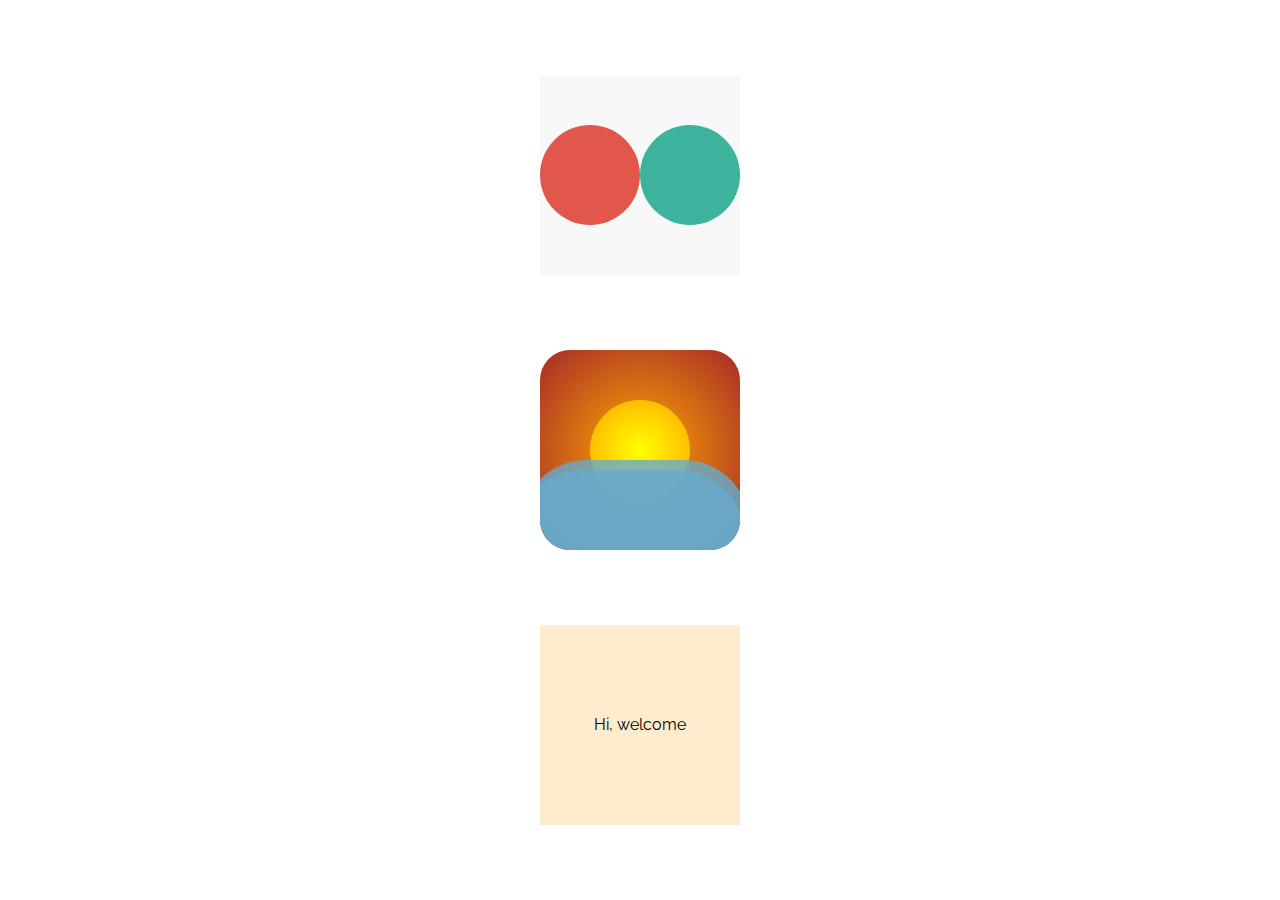
<file: animaciones/DOTS animation/index.html>
<!DOCTYPE html>
<html lang="en">
<head>
    <meta charset="UTF-8">
    <meta name="viewport" content="width=device-width, initial-scale=1.0">
    <title>Document</title>

    <!-- Styles -->
    <link rel="stylesheet" href="normalize.css">
    <link rel="stylesheet" href="style.css">

    <link href="https://fonts.googleapis.com/css2?family=Raleway:wght@300;400;600;700&display=swap" rel="stylesheet">

</head>
<body>

    <div class="container">
        <div class="dots">
            <div class="dot dot1"></div>
            <div class="dot dot2"></div>
    
        </div>
        <div class="picture">
            <div class="sun"></div>
            <div class="wave wave1"></div>
            <div class="wave wave2"></div>
        </div>

        <div class="textContainer">
            <p class="text">Hi, welcome</p>
        </div>

    </div>

    
</body>
</html>
</file>
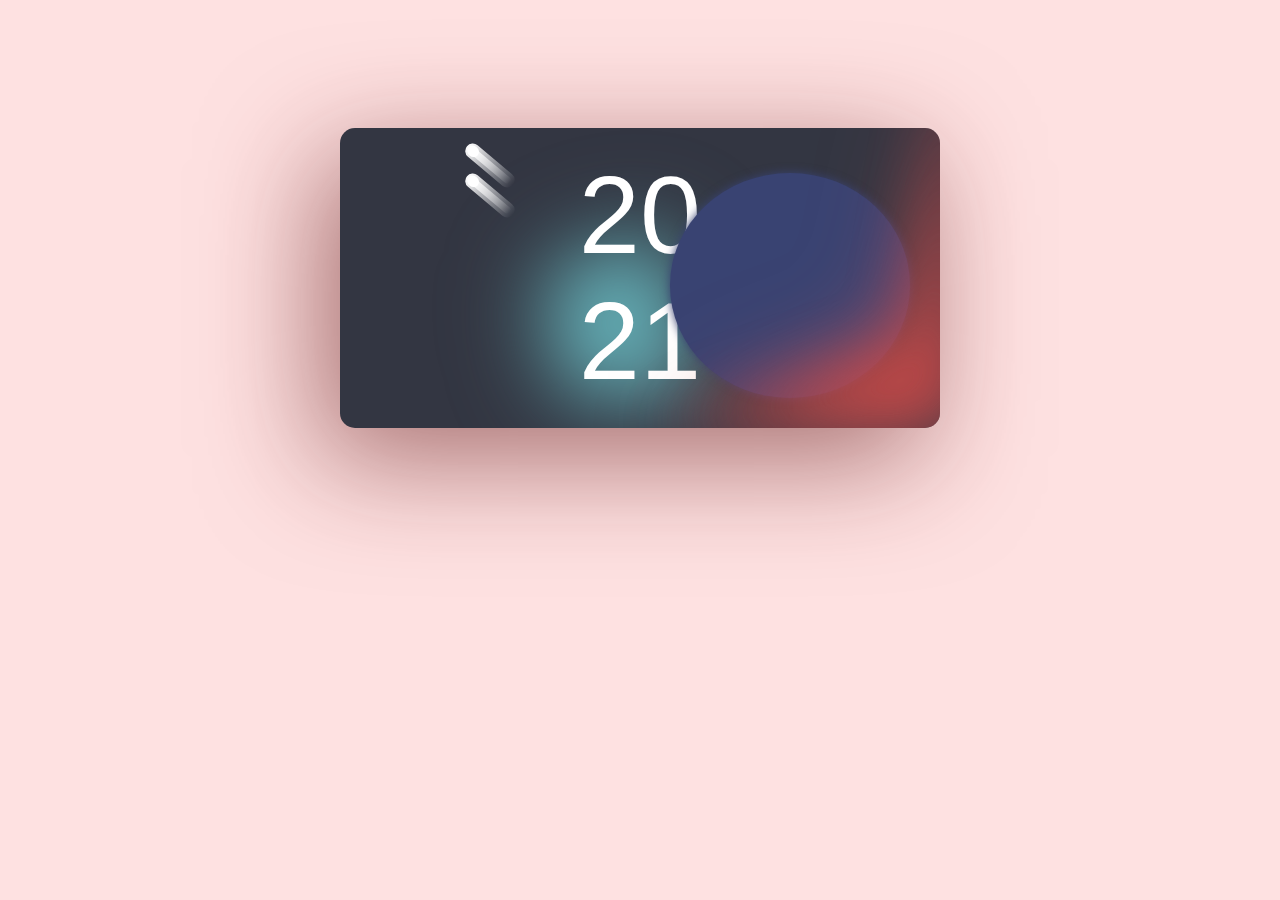
<file: proyectosByMe/beautyYear/index.html>
<!DOCTYPE html>
<html lang="en">
<head>
    <meta charset="UTF-8">
    <meta name="viewport" content="width=device-width, initial-scale=1.0">
    <title>2021</title>

    <!-- Styles -->
    <link rel="stylesheet" href="normalize.css">
    <link rel="stylesheet" href="style.css">

</head>
<body>

    <div class="card">

        <div class="helperDiv">
            THIS DIV HELPS ME TO MOVE IT
        </div>

        <div class="date">
            <div class="date__year">20</div>
            <div class="date__year">21</div>
        </div>

        <div class="commet commet1">
            <div class="commet__head"></div>
            <div class="commet__tail"></div>
        </div>

        <div class="commet commet2">
            <div class="commet__head"></div>
            <div class="commet__tail"></div>
        </div>

        


        <div class="smallCircle"></div>
        <div class="circle"></div>
        <div class="orangeShine">
            <div class="orangeShine__shape"></div>
        </div>
        <div class="greenShine">
            <div class="greenShine__shape"></div>
        </div>




    </div>


    <script src="main.js"></script>
    
</body>
</html>
</file>
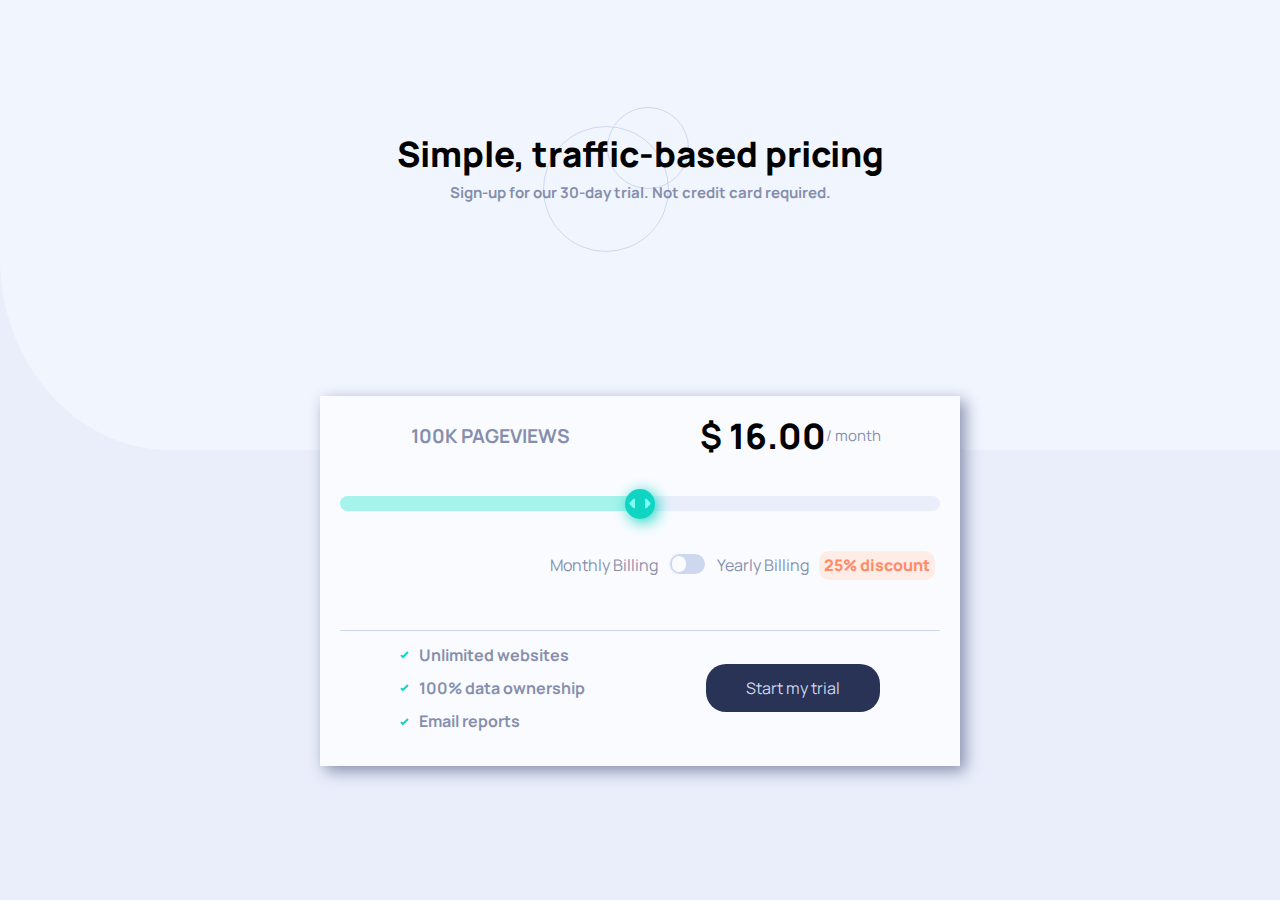
<file: proyectosByMe/card/index.html>
<!DOCTYPE html>
<html lang="en">
    <head>
        <meta charset="UTF-8" />
        <meta name="viewport" content="width=device-width, initial-scale=1.0" />
        <title>Document</title>

        <!-- Styles -->
        <link rel="stylesheet" href="css/normalize.css" />
        <link rel="stylesheet" href="css/style.css" />

        <!-- Fonts -->
        <link
            href="https://fonts.googleapis.com/css2?family=Manrope:wght@700;800&display=swap"
            rel="stylesheet"
        />
    </head>
    <body>
        <div class="container">

            <img src="img/bg-pattern.svg" alt="box" class="container__background">

            <header class="header">
                <img src="img/pattern-circles.svg" alt="Circles" class="header__circles">
                <h1 class="header__tittle weight-800">Simple, traffic-based pricing</h1>
                <h2 class="header__subtittle">
                    Sign-up for our 30-day trial. <span class=""> Not credit card required. </span>
                </h2>
            </header>

            <div class="card">
                <div class="tittles">
                    <h2 class="tittles__tittle">100K PAGEVIEWS</h2>

                    <div class="price">
                        <h3 class="price__number">
                            $ <span class="price__data-number weight-800">16.00</span>
                        </h3>
                        <p class="price__month">
                            / <span class="price__data-month">month</span>
                        </p>
                    </div>
                    
                    <div class="control-container">
                        <div class="loaded">
                            
                        </div>
                        <input class="control-container__input" type="range" />
                    </div>
                </div>
                    
                <div class="options">
                    <div class="option">
                        <p>Monthly Billing</p>
                    </div>
                    <div class="option switch-container">
                        
                        <input
                        class="switch-container__switch"
                        type="checkbox"
                        name="switch"
                        id="switch"
                        />
                        <label  for="switch" class="circle"></label>

                        
                   
                    </div>
                    <div class="option">
                        <p>Yearly Billing</p>
                    </div>
                    <div class="option discount weight-800">
                        <p>25% <span>discount</span> </p>
                    </div>
                </div>

                <div class="footer-card">
                    <div class="features">
                        <div class="feature">
                            <img
                                src="img/icon-check.svg"
                                alt="check"
                                class="feature__icon"
                            />
                            <h3 class="feature__name">Unlimited websites</h3>
                        </div>
                        <div class="feature">
                            <img
                                src="img/icon-check.svg"
                                alt="check"
                                class="feature__icon"
                            />
                            <h3 class="feature__name">100% data ownership</h3>
                        </div>
                        <div class="feature">
                            <img
                                src="img/icon-check.svg"
                                alt="check"
                                class="feature__icon"
                            />
                            <h3 class="feature__name">Email reports</h3>
                        </div>
                    </div>

                    <div class="btn-container">
                        <a href="" class="btn-container__btn">Start my trial</a>
                    </div>
                </div>
            </div>
        </div>

        <script src="js/main.js"></script>

    </body>
</html>
</file>
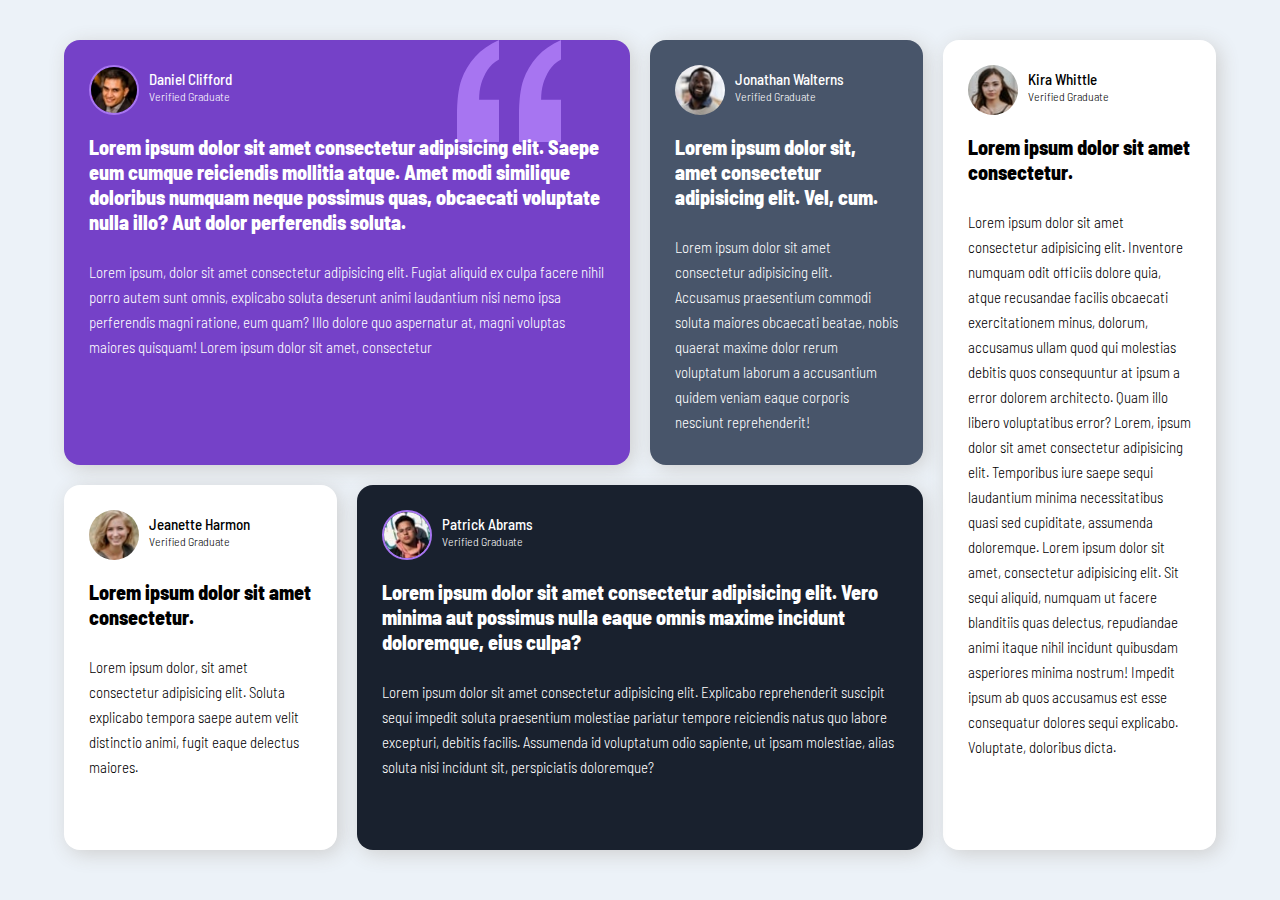
<file: proyectosByMe/TestimonialDesign/index.html>
<!DOCTYPE html>
<html lang="en">
<head>
    <meta charset="UTF-8">
    <meta name="viewport" content="width=device-width, initial-scale=1.0">
    <title>Testimonal</title>

    <!-- Styles -->
    <link rel="stylesheet" href="css/normalize.css">
    <link rel="stylesheet" href="css/style.css">
    
    <!-- Fonts -->
    <link href="https://fonts.googleapis.com/css2?family=Barlow+Semi+Condensed:wght@300;500;700&display=swap" rel="stylesheet">


</head>
<body>

    <div class="container">

        <div class="person">
            <img src="img/users/image-daniel.jpg" alt="user" class="person__photo">
            <h2 class="person__name">Daniel Clifford</h2>
            <h3 class="person__status">Verified Graduate</h3>
            <p class="person__testimony">Lorem ipsum dolor sit amet consectetur adipisicing elit. Saepe eum cumque reiciendis mollitia atque. Amet modi similique doloribus numquam neque possimus quas, obcaecati voluptate nulla illo? Aut dolor perferendis soluta.</p>
            <p class="person__story">Lorem ipsum, dolor sit amet consectetur adipisicing elit. Fugiat aliquid ex culpa facere nihil porro autem sunt omnis, explicabo soluta deserunt animi laudantium nisi nemo ipsa perferendis magni ratione, eum quam? Illo dolore quo aspernatur at, magni voluptas maiores quisquam! Lorem ipsum dolor sit amet, consectetur</p>
        </div>
        <div class="person">

            <img src="img/users/image-jonathan.jpg" alt="user" class="person__photo">
            
            
            <h2 class="person__name">Jonathan Walterns</h2>
            <h3 class="person__status">Verified Graduate</h3>
            
            <p class="person__testimony">Lorem ipsum dolor sit, amet consectetur adipisicing elit. Vel, cum.</p>
            <p class="person__story">Lorem ipsum dolor sit amet consectetur adipisicing elit. Accusamus praesentium commodi soluta maiores obcaecati beatae, nobis quaerat maxime dolor rerum voluptatum laborum a accusantium quidem veniam eaque corporis nesciunt reprehenderit!</p>
        </div>
        <div class="person">
            <img src="img/users/image-kira.jpg" alt="user" class="person__photo">
            <h2 class="person__name">Kira Whittle</h2>
            <h3 class="person__status">Verified Graduate</h3>
            <p class="person__testimony">Lorem ipsum dolor sit amet consectetur.</p>
            <p class="person__story">Lorem ipsum dolor sit amet consectetur adipisicing elit. Inventore numquam odit officiis dolore quia, atque recusandae facilis obcaecati exercitationem minus, dolorum, accusamus ullam quod qui molestias debitis quos consequuntur at ipsum a error dolorem architecto. Quam illo libero voluptatibus error? Lorem, ipsum dolor sit amet consectetur adipisicing elit. Temporibus iure saepe sequi laudantium minima necessitatibus quasi sed cupiditate, assumenda doloremque. Lorem ipsum dolor sit amet, consectetur adipisicing elit. Sit sequi aliquid, numquam ut facere blanditiis quas delectus, repudiandae animi itaque nihil incidunt quibusdam asperiores minima nostrum! Impedit ipsum ab quos accusamus est esse consequatur dolores sequi explicabo. Voluptate, doloribus dicta.</p>
        </div>
        <div class="person">
            <img src="img/users/image-jeanette.jpg" alt="user" class="person__photo">
            <h2 class="person__name">Jeanette Harmon</h2>
            <h3 class="person__status">Verified Graduate</h3>
            <p class="person__testimony">Lorem ipsum dolor sit amet consectetur.</p>
            <p class="person__story">Lorem ipsum dolor, sit amet consectetur adipisicing elit. Soluta explicabo tempora saepe autem velit distinctio animi, fugit eaque delectus maiores.</p>
        </div>
        <div class="person">
            <img src="img/users/image-patrick.jpg" alt="user" class="person__photo">
            <h2 class="person__name">Patrick Abrams</h2>
            <h3 class="person__status">Verified Graduate</h3>
            <p class="person__testimony">Lorem ipsum dolor sit amet consectetur adipisicing elit. Vero minima aut possimus nulla eaque omnis maxime incidunt doloremque, eius culpa?</p>
            <p class="person__story">Lorem ipsum dolor sit amet consectetur adipisicing elit. Explicabo reprehenderit suscipit sequi impedit soluta praesentium molestiae pariatur tempore reiciendis natus quo labore excepturi, debitis facilis. Assumenda id voluptatum odio sapiente, ut ipsam molestiae, alias soluta nisi incidunt sit, perspiciatis doloremque?</p>
        </div>

    </div>


    
</body>
</html>
</file>
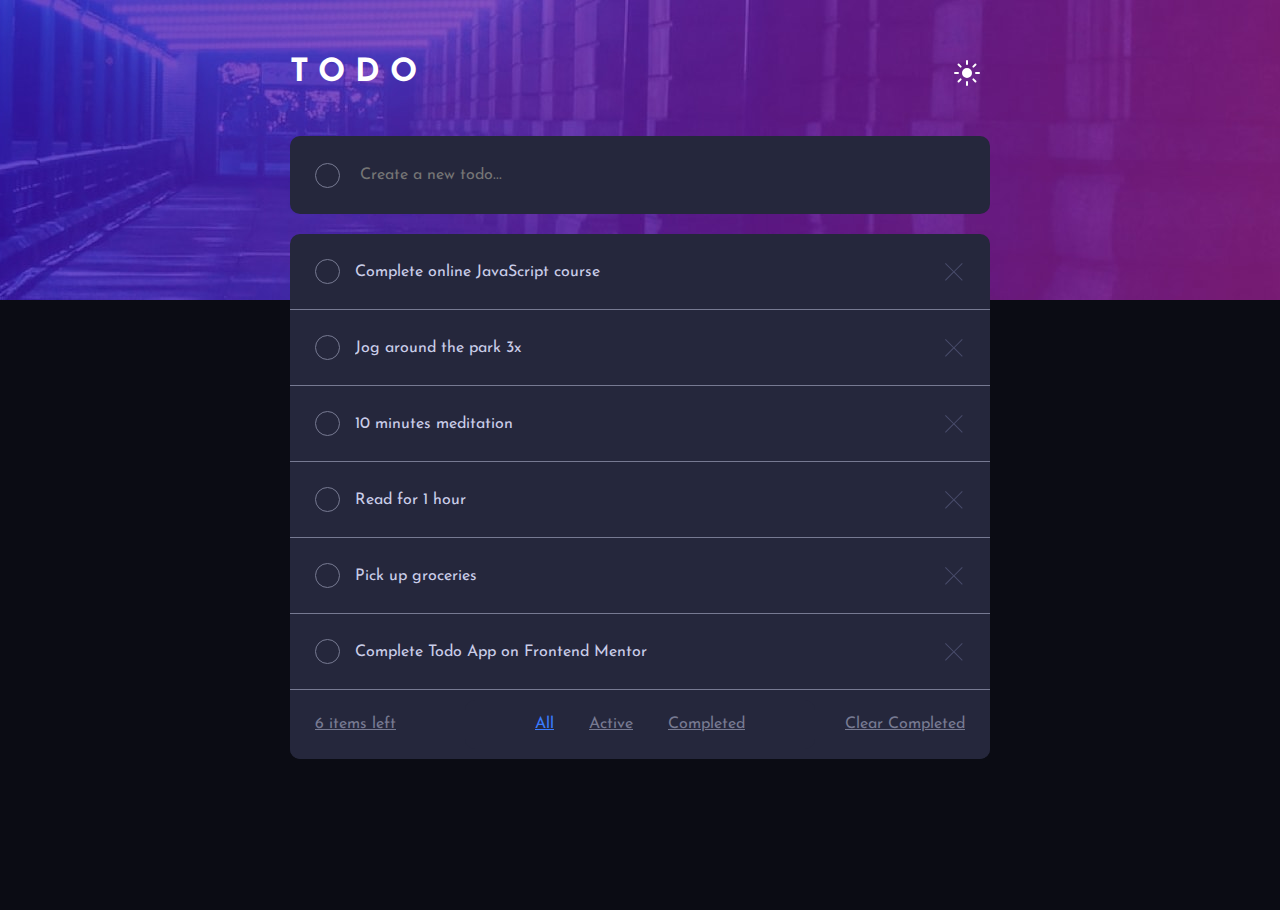
<file: proyectosByMe/todo-app-main/index.html>
<!DOCTYPE html>
<html lang="en">
    <head>
        <meta charset="UTF-8" />
        <meta name="viewport" content="width=device-width, initial-scale=1.0" />
        <title>Document</title>

        <!-- Styles -->
        <link rel="stylesheet" href="/css/normalize.css" />
        <link rel="stylesheet" href="css/style.css" />

        <!-- Fonts -->
        <link
            href="https://fonts.googleapis.com/css2?family=Josefin+Sans:wght@400;700&display=swap"
            rel="stylesheet"
        />
    </head>
    <body>
        <div class="container">
            <div class="todo">
                <header class="header">
                    <h1 class="header__tittle">TODO</h1>

                    <img src="images/icon-sun.svg" alt="toggle theme" class="header__toggleTheme" />
                </header>

                <div class="new-item-container">
                    <div class="circle item__status"></div>
                    <input
                        type="text"
                        class="new-item-container__input"
                        placeholder="Create a new todo..."
                    />
                </div>
            </div>

            <div class="items">
                <div class="item">
                    <div class="circle item__status"></div>
                    <p class="item__content">Complete online JavaScript course</p>
                    <img src="images/icon-cross.svg" alt="" class="item__delete-btn">
                </div>
                <div class="item">
                    <div class="circle item__status"></div>
                    <p class="item__content">Jog around the park 3x</p>
                    <img src="images/icon-cross.svg" alt="" class="item__delete-btn">
                </div>
                <div class="item">
                    <div class="circle item__status"></div>
                    <p class="item__content">10 minutes meditation</p>
                    <img src="images/icon-cross.svg" alt="" class="item__delete-btn">
                </div>
                <div class="item">
                    <div class="circle item__status"></div>
                    <p class="item__content">Read for 1 hour</p>
                    <img src="images/icon-cross.svg" alt="" class="item__delete-btn">
                </div>
                <div class="item">
                    <div class="circle item__status"></div>
                    <p class="item__content">Pick up groceries</p>
                    <img src="images/icon-cross.svg" alt="" class="item__delete-btn">
                </div>
                <div class="item">
                    <div class="circle item__status"></div>
                    <p class="item__content">Complete Todo App on Frontend Mentor</p>
                    <img src="images/icon-cross.svg" alt="" class="item__delete-btn">
                </div>
            </div>

            <div class="todo-information">
                <a href="#" class="items-left">6 items left</a>

                <div class="view-options">
                    <a href="#" class="view-options__option view-options__option-active show-all-btn">All</a>
                    <a href="#" class="view-options__option active-btn">Active</a>
                    <a href="#" class="view-options__option completed-btn">Completed</a>
                </div>

                <a href="#" class="clear-btn">Clear Completed</a>
            </div>

            <footer class="footer">
                <p class=""> </p>
            </footer>
        </div>


        
        <script src="js/main.js"></script>
        <script src="js/toggleTheme.js"></script>
    </body>
</html>
</file>
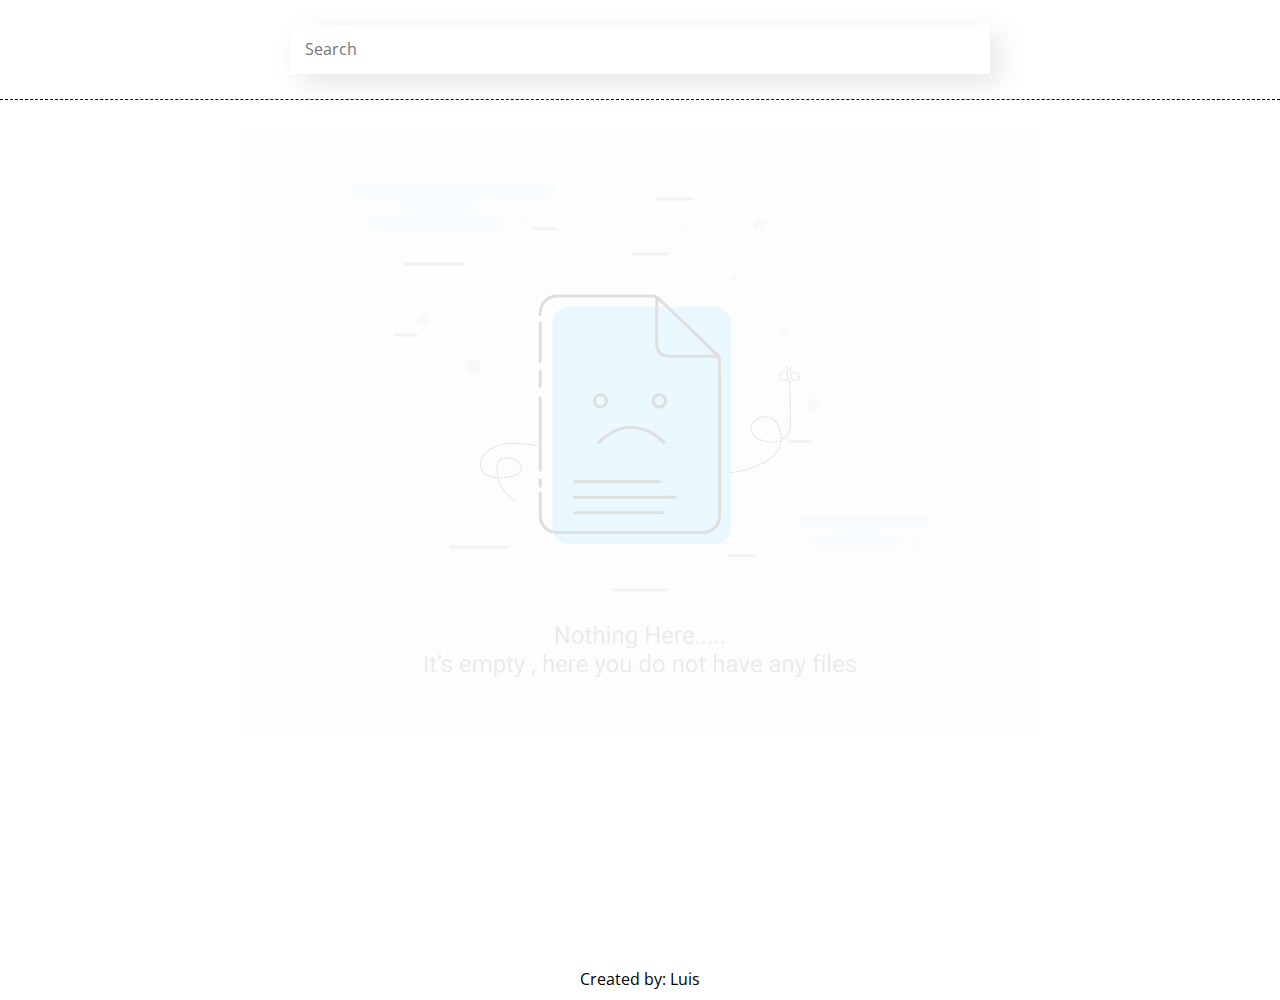
<file: proyectosByMe/YouteAPI/index.html>
<!DOCTYPE html>
<html lang="en">
<head>
    <meta charset="UTF-8">
    <meta name="viewport" content="width=device-width, initial-scale=1.0">
    <title>Document</title>

    <link rel="stylesheet" href="normalize.css">
    <link rel="stylesheet" href="style.css">

    <link href="https://fonts.googleapis.com/css2?family=Open+Sans:wght@300;400;700;800&display=swap" rel="stylesheet"> 

</head>
<body>

    <nav class="nav">
        <input type="text" placeholder="Search" class="nav__search">
    </nav>

    <div class="videos">

        <img src="preview.jpg" alt="" class="emptyImage">
        
        <!-- <div class="video">
            <img src="SAK.jpg" alt="" class="video__img">
            <h2 class="video__tittle">Holis</h2>
            <p class="video__date">
                Lorem ipsum dolor sit amet
            </p>
        </div>


        <div class="video">
            <img src="https://i.ytimg.com/vi/6SLdpWL8XWA/default.jpg" alt="" class="video__img">
            <h2 class="video__tittle">Los Cabos, qué hacer y cómo llegar | Todos Santos</h2>
            <p class="video__date">
                2018-08-05
            </p>
        </div>


        <div class="video">
            <img src="https://i.ytimg.com/vi/3f4AUYn1rxc/default.jpg" alt="" class="video__img">
            <h2 class="video__tittle">5 TIPS para AHORRAR en Los CABOS // (FUNCIONA)</h2>
            <p class="video__date">
                2018-09-08
            </p>
        </div>

        <div class="video">
            <img src="SAK.jpg" alt="" class="video__img">
            <h2 class="video__tittle">Holis</h2>
            <p class="video__date">
                Lorem ipsum dolor sit amet
            </p>
        </div>

        <div class="video">
            <img src="https://i.ytimg.com/vi/3f4AUYn1rxc/default.jpg" alt="" class="video__img">
            <h2 class="video__tittle">Cabo San Lucas - Los Cabos #1</h2>
            <p class="video__date">
                2014-07-27
                        </p>
        </div>

        <div class="video">
            <img src="https://i.ytimg.com/vi/nJNLnBCQMy0/default.jpg" alt="" class="video__img">
            <h2 class="video__tittle">Los Cabos Vacation Travel Guide | Expedia</h2>
            <p class="video__date">
                2019-02-22
            </p>
        </div>

        <div class="video">
            <img src="https://i.ytimg.com/vi/NJGD_wMW4Nk/default.jpg" alt="" class="video__img">
            <h2 class="video__tittle">Los Cabos - Qué hacer en Cabo San Lucas? cuanto cuesta? qué visitar en 1 día/Marina/Playa Costa Azúl</h2>
            <p class="video__date">
                2020-05-09
                        </p>
        </div> -->

        

        



    </div>

    <footer class="footer">
        Created by: Luis

    </footer>
    
    <script src="../YouteAPI/main.js" type="module" ></script>
</body>
</html>
</file>
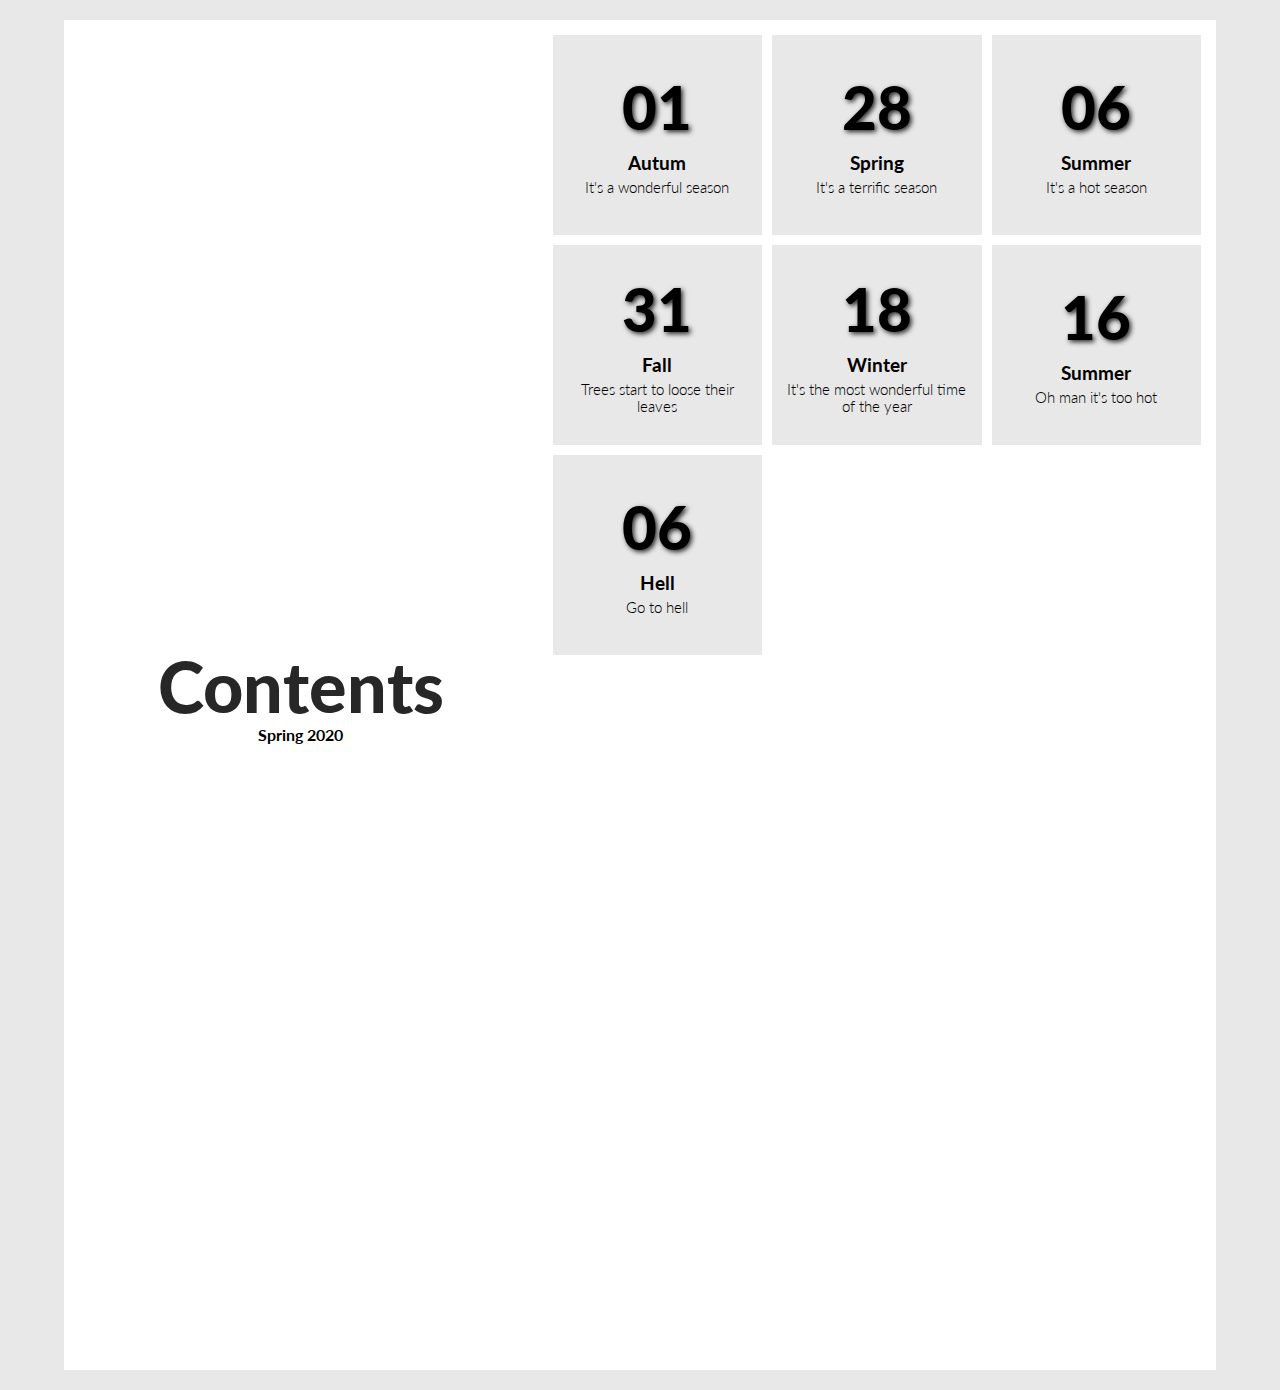
<file: proyectosByMe/TableOfContents/html/index.html>
<!DOCTYPE html>
<html lang="en">
<head>
    <meta charset="UTF-8">
    <meta name="viewport" content="width=device-width, initial-scale=1.0">
    <title>Table of content</title>


    <!-- STYLES -->
    <link rel="stylesheet" href="../style/normalize.css">
    <link rel="stylesheet" href="../style/style_index.css">

    <!-- Fonts -->
    <link rel="preconnect" href="https://fonts.gstatic.com">
    <link href="https://fonts.googleapis.com/css2?family=Lato:wght@300;400;700;900&display=swap" rel="stylesheet">

</head>
<body>


    <div class="container">

        <div class="tittle-container">
            <h1 id="mainTittle" class="tittle-container__tittle weight-900">
                Contents
            </h1>
            <p class="tittle-container__subtittle weight-700">
                Spring 2020
            </p>
        </div>

        <div class="dates" id="dates"></div>

        
    </div>
    
    <script src="../script/main.js"></script>

</body>
</html>
</file>
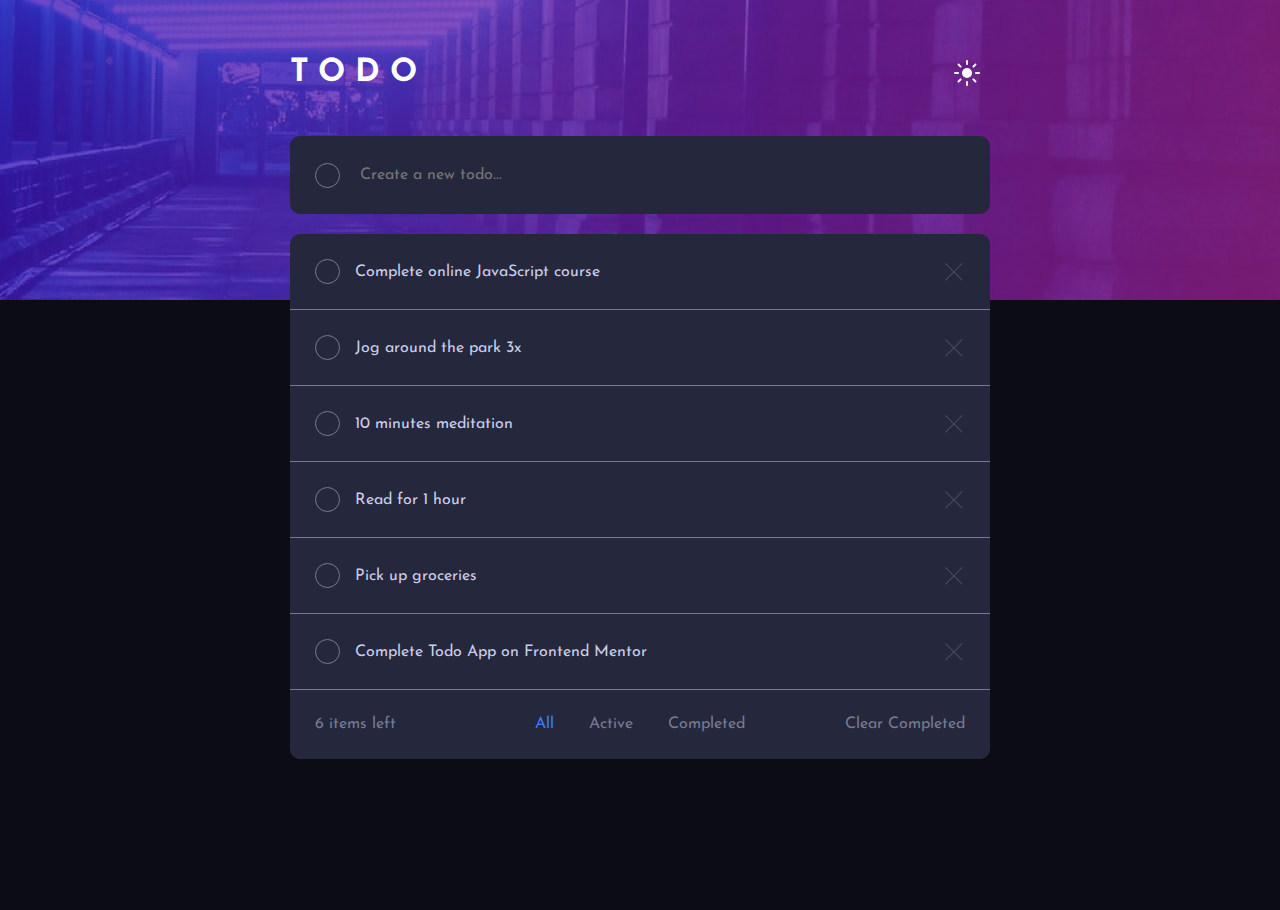
<file: proyectosByMe/todo-app-main/html/index.html>
<!DOCTYPE html>
<html lang="en">
    <head>
        <meta charset="UTF-8" />
        <meta name="viewport" content="width=device-width, initial-scale=1.0" />
        <title>Document</title>

        <!-- Styles -->
        <link rel="stylesheet" href="../css/normalize.css" />
        <link rel="stylesheet" href="../css/style.css" />

        <!-- Fonts -->
        <link
            href="https://fonts.googleapis.com/css2?family=Josefin+Sans:wght@400;700&display=swap"
            rel="stylesheet"
        />
    </head>
    <body>
        <div class="container">
            <div class="todo">
                <header class="header">
                    <h1 class="header__tittle">TODO</h1>

                    <img src="../images/icon-sun.svg" alt="toggle theme" class="header__toggleTheme" />
                </header>

                <div class="new-item-container">
                    <div class="circle item__status"></div>
                    <input
                        type="text"
                        class="new-item-container__input"
                        placeholder="Create a new todo..."
                    />
                </div>
            </div>

            <div class="items">
                <div class="item">
                    <div class="circle item__status"></div>
                    <p class="item__content">Complete online JavaScript course</p>
                    <img src="../images/icon-cross.svg" alt="" class="item__delete-btn">
                </div>
                <div class="item">
                    <div class="circle item__status"></div>
                    <p class="item__content">Jog around the park 3x</p>
                    <img src="../images/icon-cross.svg" alt="" class="item__delete-btn">
                </div>
                <div class="item">
                    <div class="circle item__status"></div>
                    <p class="item__content">10 minutes meditation</p>
                    <img src="../images/icon-cross.svg" alt="" class="item__delete-btn">
                </div>
                <div class="item">
                    <div class="circle item__status"></div>
                    <p class="item__content">Read for 1 hour</p>
                    <img src="../images/icon-cross.svg" alt="" class="item__delete-btn">
                </div>
                <div class="item">
                    <div class="circle item__status"></div>
                    <p class="item__content">Pick up groceries</p>
                    <img src="../images/icon-cross.svg" alt="" class="item__delete-btn">
                </div>
                <div class="item">
                    <div class="circle item__status"></div>
                    <p class="item__content">Complete Todo App on Frontend Mentor</p>
                    <img src="../images/icon-cross.svg" alt="" class="item__delete-btn">
                </div>
            </div>

            <div class="todo-information">
                <a href="#" class="items-left">6 items left</a>

                <div class="view-options">
                    <a href="#" class="view-options__option view-options__option-active show-all-btn">All</a>
                    <a href="#" class="view-options__option active-btn">Active</a>
                    <a href="#" class="view-options__option completed-btn">Completed</a>
                </div>

                <a href="#" class="clear-btn">Clear Completed</a>
            </div>

            <footer class="footer">
                <p class=""> </p>
            </footer>
        </div>


        
        <script src="../js/main.js"></script>
        <script src="../js/toggleTheme.js"></script>
    </body>
</html>
</file>
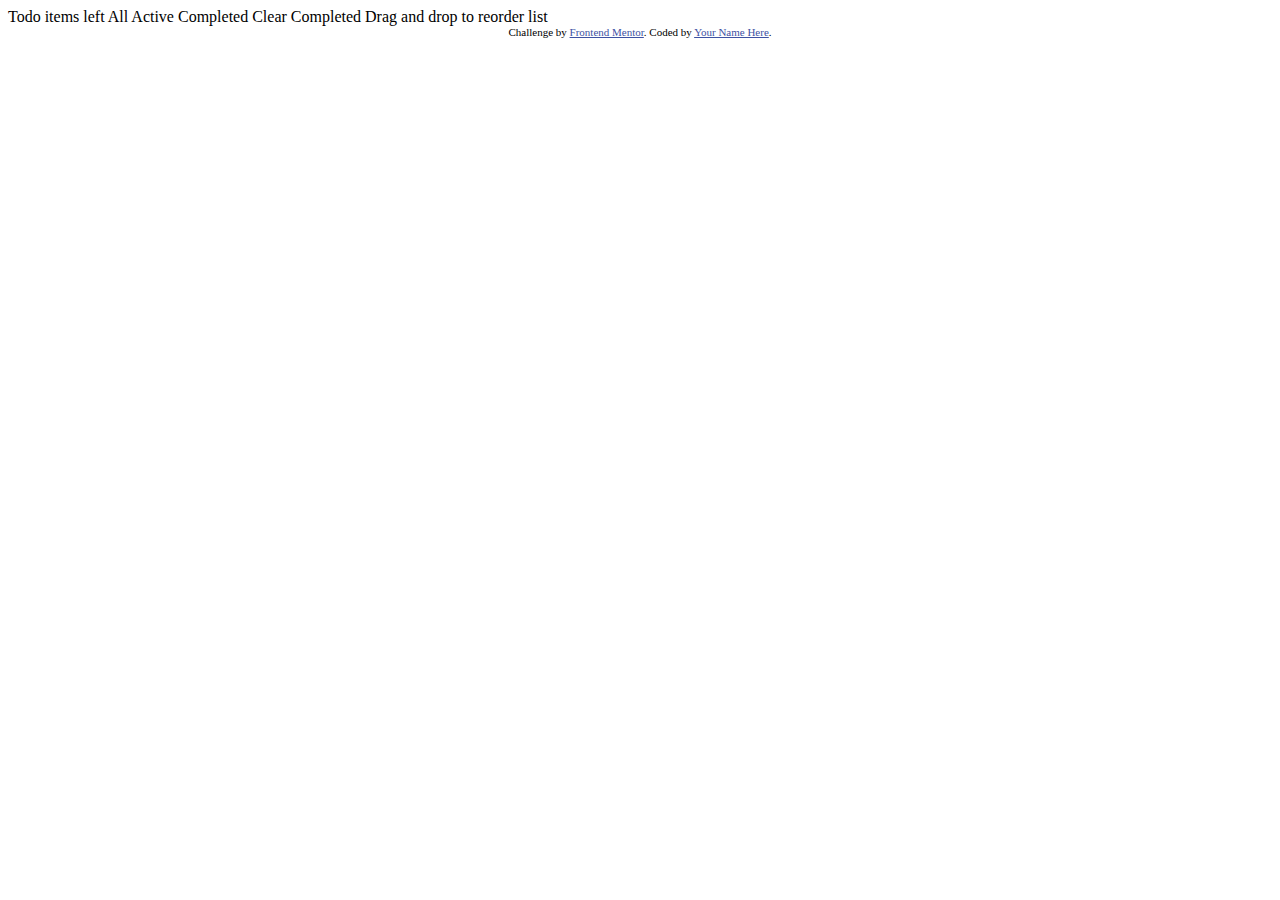
<file: proyectosByMe/todo-app-main/help.html>
<!DOCTYPE html>
<html lang="en">
<head>
  <meta charset="UTF-8">
  <meta name="viewport" content="width=device-width, initial-scale=1.0"> <!-- displays site properly based on user's device -->

  <link rel="icon" type="image/png" sizes="32x32" href="./images/favicon-32x32.png">
  
  <title>Frontend Mentor | Todo app</title>

  <!-- Feel free to remove these styles or customise in your own stylesheet 👍 -->
  <style>
    .attribution { font-size: 11px; text-align: center; }
    .attribution a { color: hsl(228, 45%, 44%); }
  </style>
</head>
<body>

  Todo

  <!-- Add dynamic number --> items left

  All
  Active 
  Completed

  Clear Completed

  Drag and drop to reorder list

  <div class="attribution">
    Challenge by <a href="https://www.frontendmentor.io?ref=challenge" target="_blank">Frontend Mentor</a>. 
    Coded by <a href="#">Your Name Here</a>.
  </div>
</body>
</html>
</file>
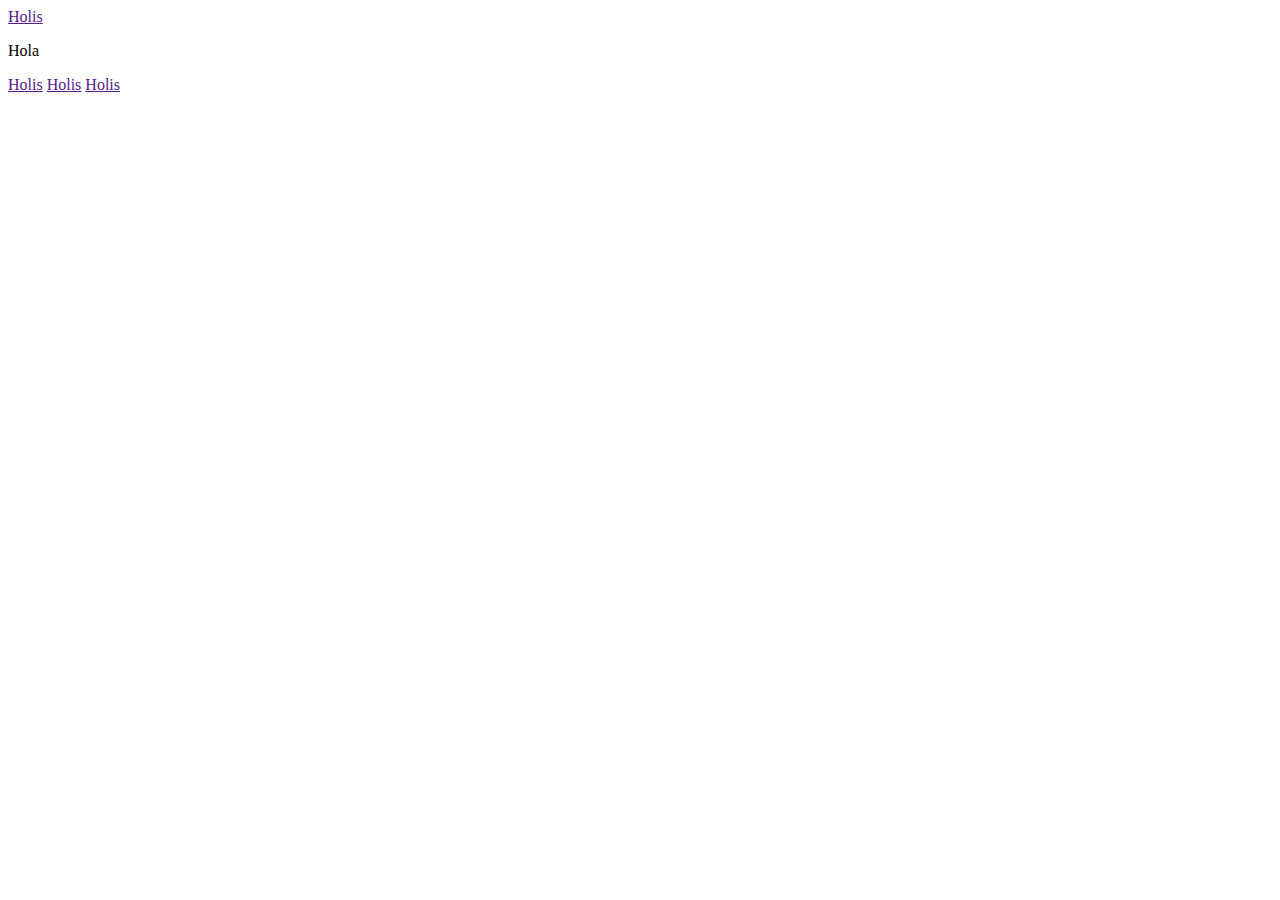
<file: proyectosByMe/YouteAPI/testing.html>
<!DOCTYPE html>
<html lang="en">
<head>
    <meta charset="UTF-8">
    <meta name="viewport" content="width=device-width, initial-scale=1.0">
    <title>Document</title>
</head>
<body>


    <div class="cards">
        <a href="">Holis</a>
        <p class="hola">Hola</p>
        <a href="">Holis</a>
        <a href="">Holis</a>
        <a href="">Holis</a>

    </div>
    
</body>
</html>
</file>
<file: animaciones/DOTS animation/style.css>
body{
    font-family: 'Raleway', sans-serif;
}

:root{
    --colorOne:#E1574C;
    --colorTwo:#3DB39D;
    --speedAnimation:.4s;
    --width-box:200px;
}

.container{

    width: 100%;
    height: 100vh;

    display: flex;
    flex-direction: column;
    justify-content: space-evenly;
    align-items: center;
    
}

.dots{

    width: 200px;
    height: 200px;

    background: rgb(248, 248, 248);

    display: flex;
    justify-content: space-evenly;
    align-items: center;

    /* animation: move 2s alternate infinite ease-in-out; */
}

.dot{
    width: 50%;
    height: 50%;

    border-radius: 50%;
}

.dot1{
    background: var(--colorOne);
    animation: scale var(--speedAnimation) ease-in-out alternate infinite;
}
.dot2{
    background: var(--colorTwo);
    animation: scale var(--speedAnimation) ease-in-out alternate infinite var(--speedAnimation);
}



/* 

Sunset ---------------------------------------------------------------------------------------------------------------------

*/


.picture{
    width: var(--width-box);
    height: var(--width-box);

    background: radial-gradient(circle, orange,     brown);

    overflow: hidden;

    position: relative;
    border-radius: 30px;

    display: flex;
    justify-content: center;
    align-items:center;


}

.sun{
    width: 50%;
    height: 50%;

    /* border: #B23C24 1px solid; */
    background: radial-gradient(circle, yellow,     orange);
    border-radius: 50%;


    
}
.wave{
    position: absolute;

    right: -10px;
    top: 110px;

    width: 230px;
    height: 230px;
    background: hsla(200, 50%, 60%, .8);
    border-radius: 67px;


}

.wave1{
    animation: rotate 2s infinite ease-in;
}

.wave2{
    right: -5px;
    top: 120px;
    animation: rotate 2s infinite .5s ease-in;
}

/* 

TEXT ---------------------------------------------------------------------------------------------------------------------

*/

.textContainer{
    width: var(--width-box);
    height: var(--width-box);

    display: flex;
    justify-content: center;
    align-items: center;


    position: relative;

    background: blanchedalmond;
}

.text{
}

.text:hover::before{
    animation: high-light .4s ease forwards;
    animation-direction: alternate;
}

.text::before{
    content: " ";
    display: block;

    width: 0;
    height: 20px;

    
    position: absolute;
    left: 25%;
    top: 45%;

    opacity: 0;

    background: rgba(216, 121, 121, 0.479);
    
    
}


@keyframes high-light{
    0%{
        width: 0;
        opacity: 1;
    }
    100%{
        opacity: 1;
        width: 100px;
    }
}



@keyframes rotate{
    0%{

    }
    100%{
        transform: rotate(180deg);
    }
}


@keyframes scale{
    0%{

    }
    100%{
        transform: scale(.6) ;
        

    }

}


@keyframes move{
    0%{
        transform: translateX(-200px);
    }
    100%{
        transform: translateX(200px)
    }
}


@keyframes bounce{
    0%{
        
    }
    25%{
        transform: translateY(-100%);       
        /* transform: translateX(-100%);        */
        
    }
    50%{
        transform: translateX(100%);        
    }
    75%{

    }
    100%{
        transform: translateY(100%);
    }
}
</file>
<file: proyectosByMe/beautyYear/style.css>
body {
  background: #fee1e1;
}

.card {
  width: 600px;
  height: 300px;
  margin: 10% auto;
  background: #333642;
  -webkit-box-shadow: -20px 30px 116px 0 rgba(92, 15, 15, 0.54);
          box-shadow: -20px 30px 116px 0 rgba(92, 15, 15, 0.54);
  border-radius: 15px;
  display: -webkit-box;
  display: -ms-flexbox;
  display: flex;
  -webkit-box-pack: center;
      -ms-flex-pack: center;
          justify-content: center;
  -webkit-box-align: center;
      -ms-flex-align: center;
          align-items: center;
  position: relative;
  overflow: hidden;
  -webkit-transform-style: preserve-3d;
          transform-style: preserve-3d;
}

.card .date {
  position: absolute;
  z-index: 200;
}

.card .circle {
  position: absolute;
  z-index: 300;
  width: 40%;
  height: 75%;
  bottom: 10%;
  right: 5%;
  border-radius: 70%;
  background: #394372;
  -webkit-box-shadow: 0 0 10px #394372;
          box-shadow: 0 0 10px #394372;
}

.card .date__year {
  font-family: 'Oswald', sans-serif;
  font-weight: 500;
  font-size: 110px;
  z-index: 200;
  color: #fff;
}

.card .commet {
  position: absolute;
  z-index: 200;
  top: 10%;
  right: 70%;
  -webkit-transform: rotate(40deg);
          transform: rotate(40deg);
  width: 10%;
  height: 5%;
  padding: 0 2px;
  display: -webkit-box;
  display: -ms-flexbox;
  display: flex;
  -webkit-box-align: center;
      -ms-flex-align: center;
          align-items: center;
  background: -webkit-gradient(linear, left top, right top, from(#fff), to(transparent));
  background: linear-gradient(90deg, #fff, transparent);
  border-radius: 10px;
}

.card .commet .commet__head {
  position: absolute;
  width: 20%;
  height: 70%;
  z-index: 120;
  border-radius: 50%;
  background: #fff;
}

.card .commet .commet__tail {
  position: absolute;
  width: 90%;
  height: 50%;
  border-radius: 10px;
  background: -webkit-gradient(linear, left top, right top, from(#fff), to(transparent));
  background: linear-gradient(90deg, #fff, transparent);
}

.card .commet2 {
  top: 20%;
  right: 70%;
}

.card .greenShine {
  position: absolute;
  width: 50%;
  height: 70%;
  bottom: 13%;
  right: 15%;
  -webkit-filter: drop-shadow(0 0 30px #65B2B9) blur(40px);
          filter: drop-shadow(0 0 30px #65B2B9) blur(40px);
  z-index: 100;
}

.card .greenShine .greenShine__shape {
  width: 50%;
  height: 100%;
  -webkit-clip-path: polygon(0 47%, 75% 30%, 91% 100%, 14% 100%);
          clip-path: polygon(0 47%, 75% 30%, 91% 100%, 14% 100%);
  background: #65B2B9;
}

.card .orangeShine {
  position: absolute;
  right: 0;
  bottom: 0;
  z-index: 400;
  width: 50%;
  height: 140%;
  -webkit-filter: blur(30px) drop-shadow(2px 2px 40px #db5555);
          filter: blur(30px) drop-shadow(2px 2px 40px #db5555);
}

.card .orangeShine .orangeShine__shape {
  position: absolute;
  background: #CC4846;
  width: 100%;
  height: 100%;
  -webkit-clip-path: polygon(82% 81%, 100% 0, 100% 100%, 0% 100%);
          clip-path: polygon(82% 81%, 100% 0, 100% 100%, 0% 100%);
  -webkit-filter: blur(30px);
          filter: blur(30px);
  -webkit-transform: perspective(1000px) translateX(20px);
          transform: perspective(1000px) translateX(20px);
}

.card .helperDiv {
  position: absolute;
  height: 100%;
  width: 100%;
  background: transparent;
  color: transparent;
  z-index: 8000;
}

.date, .greenShine, .orangeShine, .commet, .circle, .card {
  -webkit-transition: -webkit-transform .5s;
  transition: -webkit-transform .5s;
  transition: transform .5s;
  transition: transform .5s, -webkit-transform .5s;
}
/*# sourceMappingURL=style.css.map */
</file>
<file: proyectosByMe/card/css/style.css>
.weight-700 {
  font-weight: 700;
}

.weight-800 {
  font-weight: 800;
}

input[type=range] {
  -webkit-appearance: none;
     -moz-appearance: none;
          appearance: none;
}

input[type=range]:focus {
  outline: none;
}

input[type=range]::-webkit-slider-thumb {
  -webkit-appearance: none;
          appearance: none;
}

input[type=checkbox] {
  -webkit-appearance: none;
     -moz-appearance: none;
          appearance: none;
}

input[type=checkbox]:focus {
  outline: none;
}

@-webkit-keyframes moveSwitchOn {
  0% {
  }
  100% {
    -webkit-transform: translateX(130%);
            transform: translateX(130%);
  }
}

@keyframes moveSwitchOn {
  0% {
  }
  100% {
    -webkit-transform: translateX(130%);
            transform: translateX(130%);
  }
}

@-webkit-keyframes moveSwitchOff {
  0% {
    -webkit-transform: translateX(70%);
            transform: translateX(70%);
  }
  100% {
    -webkit-transform: translateX(0%);
            transform: translateX(0%);
  }
}

@keyframes moveSwitchOff {
  0% {
    -webkit-transform: translateX(70%);
            transform: translateX(70%);
  }
  100% {
    -webkit-transform: translateX(0%);
            transform: translateX(0%);
  }
}

body {
  font-family: 'Manrope', sans-serif;
  background: #eaeefb;
}

.container {
  width: 100%;
  height: 100vh;
  display: -webkit-box;
  display: -ms-flexbox;
  display: flex;
  -webkit-box-orient: vertical;
  -webkit-box-direction: normal;
      -ms-flex-direction: column;
          flex-direction: column;
  -webkit-box-pack: space-evenly;
      -ms-flex-pack: space-evenly;
          justify-content: space-evenly;
  -webkit-box-align: center;
      -ms-flex-align: center;
          align-items: center;
}

.container__background {
  top: 0;
  position: absolute;
  width: 100%;
  height: 50%;
}

.header {
  margin-bottom: 60px;
  text-align: center;
  position: relative;
}

.header .header__circles {
  position: absolute;
  top: -40%;
  right: 40%;
}

.header .header__tittle {
  position: relative;
  font-size: 2.1875rem;
  margin-bottom: 10px;
}

.header .header__subtittle {
  position: relative;
  font-size: 15px;
  color: #858fad;
}

.card {
  position: relative;
  max-width: 670px;
  width: 50vw;
  padding: 20px;
  background: #fafbff;
  -webkit-box-shadow: 0.3125rem 0.3125rem 0.925rem #858fad;
          box-shadow: 0.3125rem 0.3125rem 0.925rem #858fad;
}

.tittles {
  display: -webkit-box;
  display: -ms-flexbox;
  display: flex;
  -ms-flex-pack: distribute;
      justify-content: space-around;
  -webkit-box-align: center;
      -ms-flex-align: center;
          align-items: center;
  -ms-flex-wrap: wrap;
      flex-wrap: wrap;
}

.tittles .tittles__tittle {
  font-size: 1.2rem;
  color: #858fad;
  text-align: center;
  -ms-flex-preferred-size: 50%;
      flex-basis: 50%;
}

.tittles .price {
  -ms-flex-preferred-size: 50%;
      flex-basis: 50%;
  display: -webkit-box;
  display: -ms-flexbox;
  display: flex;
  -webkit-box-pack: center;
      -ms-flex-pack: center;
          justify-content: center;
  -webkit-box-align: center;
      -ms-flex-align: center;
          align-items: center;
}

.tittles .price .price__number {
  font-size: 2.1875rem;
}

.tittles .price .price__month {
  font-size: 15px;
  color: #858fad;
}

.control-container {
  display: -webkit-box;
  display: -ms-flexbox;
  display: flex;
  -webkit-box-pack: center;
      -ms-flex-pack: center;
          justify-content: center;
  width: 100%;
  position: relative;
  margin: 40px auto;
}

.control-container .loaded {
  position: absolute;
  left: 0;
  width: 50%;
  height: 15px;
  border-radius: 10px;
  background: #a5f3eb;
}

.control-container .control-container__input {
  width: 100%;
  height: 15px;
  cursor: pointer;
  background: #eaeefb;
  border-radius: 10px;
}

.control-container .control-container__input::-webkit-slider-thumb {
  width: 30px;
  height: 30px;
  border-radius: 50%;
  -webkit-box-shadow: 3px 3px 15px 0 #10d5c2;
          box-shadow: 3px 3px 15px 0 #10d5c2;
  background: url("../img/icon-slider.svg") #10d5c2 no-repeat center;
  position: relative;
}

.control-container .control-container__input::-webkit-slider-thumb:active {
  background: url("../img/icon-slider.svg") #12afa0 no-repeat center;
  -webkit-box-shadow: 3px 3px 20px 0 #10d5c2;
          box-shadow: 3px 3px 20px 0 #10d5c2;
}

.options {
  display: -webkit-box;
  display: -ms-flexbox;
  display: flex;
  -webkit-box-pack: end;
      -ms-flex-pack: end;
          justify-content: flex-end;
  -webkit-box-align: center;
      -ms-flex-align: center;
          align-items: center;
}

.options .option {
  font-size: 1rem;
  margin: 0 5px;
  color: #858fad;
}

.switch-container {
  position: relative;
  padding: 2px;
}

.switch-container .circle {
  cursor: pointer;
  position: absolute;
  left: 10%;
  top: 15%;
  content: " ";
  width: 35%;
  height: 60%;
  border-radius: 120px;
  -webkit-box-shadow: 0 0 5px 0px #cdd7ee;
          box-shadow: 0 0 5px 0px #cdd7ee;
  background: #fafbff;
  -webkit-animation: moveSwitchOff .2s forwards ease;
          animation: moveSwitchOff .2s forwards ease;
}

.switch-container .switch-container__switch {
  cursor: pointer;
  width: 35px;
  height: 20px;
  background: #cdd7ee;
  border-radius: 10px;
}

.switch-container .switch-container__switch:checked {
  outline: none;
  background: #a5f3eb;
}

.switch-container .switch-container__switch:checked + .circle {
  -webkit-animation: moveSwitchOn .2s forwards ease;
          animation: moveSwitchOn .2s forwards ease;
}

.option:last-child {
  background: #feece7;
  color: #ff8c66;
  padding: 5px;
  border-radius: 10px;
}

.footer-card {
  display: -webkit-box;
  display: -ms-flexbox;
  display: flex;
  -ms-flex-pack: distribute;
      justify-content: space-around;
  -webkit-box-align: center;
      -ms-flex-align: center;
          align-items: center;
  margin-top: 50px;
  border-top: 1px solid #cdd7ee;
}

.features .feature {
  display: -webkit-box;
  display: -ms-flexbox;
  display: flex;
  -webkit-box-pack: start;
      -ms-flex-pack: start;
          justify-content: flex-start;
  -webkit-box-align: center;
      -ms-flex-align: center;
          align-items: center;
  margin: 15px 0;
}

.features .feature .feature__icon {
  margin-right: 10px;
}

.features .feature .feature__name {
  font-size: 1rem;
  color: #858fad;
}

.btn-container {
  background: #293356;
  padding: 15px 40px;
  border-radius: 20px;
}

.btn-container .btn-container__btn {
  font-size: 1rem;
  color: #cdd7ee;
  text-decoration: none;
}

/*

Responsive Design

*/
@media screen and (max-width: 920px) {
  html {
    font-size: 15px;
  }
}

@media screen and (max-width: 840px) {
  .container {
    margin: 60px 0;
  }
  html {
    font-size: 14px;
  }
  .card {
    width: 90%;
  }
  .price {
    -webkit-box-ordinal-group: 4;
        -ms-flex-order: 3;
            order: 3;
    margin-bottom: 0.9375rem;
  }
  .discount p span {
    display: none;
  }
  .header__subtittle {
    display: -webkit-box;
    display: -ms-flexbox;
    display: flex;
    -webkit-box-orient: vertical;
    -webkit-box-direction: normal;
        -ms-flex-direction: column;
            flex-direction: column;
  }
  .tittles {
    -webkit-box-orient: vertical;
    -webkit-box-direction: normal;
        -ms-flex-direction: column;
            flex-direction: column;
  }
  .footer-card {
    -webkit-box-orient: vertical;
    -webkit-box-direction: normal;
        -ms-flex-direction: column;
            flex-direction: column;
  }
  .footer-card .feature {
    -webkit-box-pack: center;
        -ms-flex-pack: center;
            justify-content: center;
  }
  .btn-container {
    margin-top: 20px;
  }
}

@media screen and (max-width: 450px) {
  html {
    font-size: 12px;
  }
}
/*# sourceMappingURL=style.css.map */
</file>
<file: proyectosByMe/TestimonialDesign/css/style.css>
.weight-500 {
  font-weight: 500;
}

.weight-300 {
  font-weight: 300;
}

.weight-800 {
  font-weight: 800;
}

body {
  font-family: 'Barlow Semi Condensed', sans-serif;
  background: #ecf2f8;
}

.container {
  width: 90%;
  height: 90vh;
  margin: 40px auto;
  display: -ms-grid;
  display: grid;
  -ms-grid-columns: (1fr)[4];
      grid-template-columns: repeat(4, 1fr);
  -ms-grid-rows: (1fr)[2];
      grid-template-rows: repeat(2, 1fr);
  gap: 20px;
}

.person {
  border-radius: 16px;
  padding: 30px 25px;
  -webkit-box-shadow: 4px 4px 20px #cfcfcf;
          box-shadow: 4px 4px 20px #cfcfcf;
  display: -ms-grid;
  display: grid;
      grid-template-areas: "photo photo name name" "photo photo status status" "testimony testimony testimony testimony" "story story story story";
  -ms-grid-columns: (20px)[2] (1fr)[2];
      grid-template-columns: repeat(2, 20px) repeat(2, 1fr);
  -ms-grid-rows: (20px)[2] auto 1fr;
      grid-template-rows: repeat(2, 20px) auto 1fr;
  -webkit-column-gap: 10px;
          column-gap: 10px;
}

.person:nth-child(1) {
  -ms-grid-column: 1;
  -ms-grid-column-span: 2;
  grid-column: 1 / 3;
  -ms-grid-row: 1;
  -ms-grid-row-span: 1;
  grid-row: 1 / 2;
  background: #7541c8 url("../img/patterns/bg-pattern-quotation.svg") no-repeat;
  background-position: 85% 0%;
  color: white;
}

.person:nth-child(1) .person__photo {
  border: 2px solid #A775F1;
}

.person:nth-child(2) {
  -ms-grid-column: 3;
  -ms-grid-column-span: 1;
  grid-column: 3 / 4;
  -ms-grid-row: 1;
  -ms-grid-row-span: 1;
  grid-row: 1 / 2;
  background: #48556a;
  color: white;
}

.person:nth-child(3) {
  grid-column: 4 / -1;
  -ms-grid-row: 1;
  -ms-grid-row-span: 2;
  grid-row: 1 / 3;
  background: white;
}

.person:nth-child(4) {
  -ms-grid-column: 1;
  -ms-grid-column-span: 1;
  grid-column: 1 / 2;
  -ms-grid-row: 2;
  -ms-grid-row-span: 1;
  grid-row: 2 / 3;
  background: white;
}

.person:nth-child(5) {
  -ms-grid-column: 2;
  -ms-grid-column-span: 2;
  grid-column: 2 / 4;
  -ms-grid-row: 2;
  -ms-grid-row-span: 1;
  grid-row: 2 / 3;
  background: #19212e;
  color: white;
}

.person:nth-child(5) .person__photo {
  border: 2px solid #A775F1;
}

.person__photo {
  -ms-grid-row: 1;
  -ms-grid-row-span: 2;
  -ms-grid-column: 1;
  -ms-grid-column-span: 2;
  grid-area: photo;
  border-radius: 50%;
  -ms-flex-item-align: center;
      -ms-grid-row-align: center;
      align-self: center;
}

.person__name {
  -ms-grid-row: 1;
  -ms-grid-column: 3;
  -ms-grid-column-span: 2;
  grid-area: name;
  font-weight: 500;
  font-size: 0.9375rem;
  -ms-flex-item-align: center;
      -ms-grid-row-align: center;
      align-self: center;
}

.person__status {
  -ms-grid-row: 2;
  -ms-grid-column: 3;
  -ms-grid-column-span: 2;
  grid-area: status;
  font-weight: 300;
  font-size: 0.75rem;
}

.person__story, .person__testimony {
  overflow: hidden;
}

.person__testimony {
  -ms-grid-row: 3;
  -ms-grid-column: 1;
  -ms-grid-column-span: 4;
  grid-area: testimony;
  font-weight: 800;
  font-size: 1.25rem;
  line-height: 1.5625rem;
  margin: 25px 0;
}

.person__story {
  -ms-grid-row: 4;
  -ms-grid-column: 1;
  -ms-grid-column-span: 4;
  grid-area: story;
  font-weight: 300;
  font-size: 0.9375rem;
  line-height: 1.5625rem;
}

@media screen and (max-width: 1118px) {
  html {
    font-size: 12px;
  }
}

@media screen and (max-width: 890px) {
  html {
    font-size: 11px;
  }
}

@media screen and (max-width: 850px) {
  html {
    font-size: 16px;
  }
  .container {
    height: auto;
    display: -webkit-box;
    display: -ms-flexbox;
    display: flex;
    -webkit-box-orient: vertical;
    -webkit-box-direction: normal;
        -ms-flex-direction: column;
            flex-direction: column;
    -webkit-box-pack: center;
        -ms-flex-pack: center;
            justify-content: center;
  }
}
/*# sourceMappingURL=style.css.map */
</file>
<file: proyectosByMe/todo-app-main/css/style.css>
:root {
  --Bright-Blue: hsl(220, 98%, 61%);
  --Check-Background: linear-gradient(90deg, hsl(192, 100%, 67%), hsl(280, 87%, 65%));
  --background-color: hsl(233, 31%, 6%);
  --card-color: hsl(235, 24%, 19%);
  --letter-color: hsl(234, 39%, 85%);
  --letter-color-light: hsl(234, 11%, 52%);
}

* {
  -webkit-transition: background .4s;
  transition: background .4s;
}

body {
  font-family: "Josefin Sans", sans-serif;
  background: var(--background-color) url("../images/bg-desktop-dark.jpg") no-repeat;
  background-position: top;
}

.container {
  width: 90%;
  height: 90vh;
  max-width: 700px;
  margin: 50px auto;
}

.header {
  display: -webkit-box;
  display: -ms-flexbox;
  display: flex;
  -webkit-box-pack: justify;
      -ms-flex-pack: justify;
          justify-content: space-between;
  -webkit-box-align: center;
      -ms-flex-align: center;
          align-items: center;
}

.header .header__tittle {
  color: #fff;
  letter-spacing: 10px;
}

.header .header__toggleTheme {
  cursor: pointer;
  padding: 10px;
}

.header .header__toggleTheme:active {
  -webkit-animation: click 0.3s ease alternate;
          animation: click 0.3s ease alternate;
}

.new-item-container {
  display: -webkit-box;
  display: -ms-flexbox;
  display: flex;
  -webkit-box-pack: start;
      -ms-flex-pack: start;
          justify-content: flex-start;
  -webkit-box-align: center;
      -ms-flex-align: center;
          align-items: center;
  background: var(--card-color);
  border-radius: 10px;
  padding: 25px;
  margin-top: 40px;
  margin-bottom: 20px;
}

.new-item-container .new-item-container__status {
  width: 20px;
  height: 20px;
  border-radius: 40px;
  cursor: pointer;
}

.new-item-container .new-item-container__input {
  border: none;
  -webkit-box-flex: 1;
      -ms-flex-positive: 1;
          flex-grow: 1;
  background: inherit;
  color: var(--letter-color);
  padding: 5px;
}

.items {
  background: var(--card-color);
  border-top-right-radius: 10px;
  border-top-left-radius: 10px;
}

.items .item {
  display: -webkit-box;
  display: -ms-flexbox;
  display: flex;
  -webkit-box-align: center;
      -ms-flex-align: center;
          align-items: center;
  padding: 25px;
  border-bottom: 1px solid var(--letter-color-light);
  overflow: hidden;
}

.items .item .item__status {
  cursor: pointer;
}

.items .item .item__content {
  -webkit-box-flex: 1;
      -ms-flex-positive: 1;
          flex-grow: 1;
  max-width: 90%;
  font-weight: 400;
  font-size: 1rem;
  overflow: hidden;
  color: var(--letter-color);
  margin-right: 5px;
}

.items .hidden {
  display: none;
}

.items .item__delete-btn {
  cursor: pointer;
}

.circle {
  width: 1.5625rem;
  height: 1.5625rem;
  margin-right: 0.9375rem;
  border: 1px solid var(--letter-color-light);
  border-radius: 40px;
  display: -webkit-box;
  display: -ms-flexbox;
  display: flex;
  -webkit-box-pack: center;
      -ms-flex-pack: center;
          justify-content: center;
  -webkit-box-align: center;
      -ms-flex-align: center;
          align-items: center;
}

.circle img {
  width: 100%;
  height: 100%;
}

.circle :active {
  -webkit-animation: click 0.3s ease alternate;
          animation: click 0.3s ease alternate;
}

.status-checked {
  background: var(--Check-Background);
  padding: 0.3125rem;
}

.text-checked {
  -webkit-text-decoration-line: line-through;
          text-decoration-line: line-through;
  color: var(--letter-color-light);
}

.todo-information {
  display: -webkit-box;
  display: -ms-flexbox;
  display: flex;
  -webkit-box-pack: space-evenly;
      -ms-flex-pack: space-evenly;
          justify-content: space-evenly;
  -webkit-box-align: center;
      -ms-flex-align: center;
          align-items: center;
  -ms-flex-wrap: wrap;
      flex-wrap: wrap;
}

.todo-information .items-left {
  -ms-flex-preferred-size: 50%;
      flex-basis: 50%;
  background: var(--card-color);
  border-bottom-left-radius: 10px;
  font-size: 1rem;
  padding: 25px;
  color: var(--letter-color-light);
  -webkit-box-ordinal-group: 11;
      -ms-flex-order: 10;
          order: 10;
}

.todo-information .clear-btn {
  -ms-flex-preferred-size: 50%;
      flex-basis: 50%;
  background: var(--card-color);
  border-bottom-right-radius: 10px;
  padding: 25px;
  font-size: 1rem;
  color: var(--letter-color-light);
  text-align: right;
  -webkit-box-ordinal-group: 21;
      -ms-flex-order: 20;
          order: 20;
}

.todo-information .view-options {
  -webkit-box-ordinal-group: 31;
      -ms-flex-order: 30;
          order: 30;
  -webkit-box-flex: 1;
      -ms-flex-positive: 1;
          flex-grow: 1;
  text-align: center;
  background: var(--card-color);
  border-radius: 10px;
  margin-top: 30px;
  padding: 15px;
}

.todo-information .view-options .view-options__option {
  margin: 0 5px;
  color: var(--letter-color-light);
  font-size: 1rem;
  padding: 10px;
}

.todo-information .view-options .view-options__option-active {
  color: var(--Bright-Blue);
}

.footer {
  display: -webkit-box;
  display: -ms-flexbox;
  display: flex;
  -webkit-box-pack: center;
      -ms-flex-pack: center;
          justify-content: center;
  -webkit-box-align: center;
      -ms-flex-align: center;
          align-items: center;
}

.footer p {
  margin: 50px 0;
  color: var(--letter-color-light);
}

@media screen and (min-width: 800px) {
  .todo-information {
    -ms-flex-wrap: nowrap;
        flex-wrap: nowrap;
    background: var(--card-color);
    border-bottom-left-radius: 10px;
    border-bottom-right-radius: 10px;
  }
  .todo-information .view-options {
    margin: 0;
    -ms-flex-preferred-size: 50%;
        flex-basis: 50%;
  }
  .todo-information .items-left {
    -ms-flex-preferred-size: 25%;
        flex-basis: 25%;
  }
  .todo-information .clear-btn {
    -ms-flex-preferred-size: 25%;
        flex-basis: 25%;
    -webkit-box-flex: 1;
        -ms-flex-positive: 1;
            flex-grow: 1;
    -webkit-box-ordinal-group: 31;
        -ms-flex-order: 30;
            order: 30;
  }
}

@-webkit-keyframes click {
  0% {
  }
  50% {
    -webkit-transform: scale(0.4);
            transform: scale(0.4);
  }
  100% {
    -webkit-transform: scale(1);
            transform: scale(1);
  }
}

@keyframes click {
  0% {
  }
  50% {
    -webkit-transform: scale(0.4);
            transform: scale(0.4);
  }
  100% {
    -webkit-transform: scale(1);
            transform: scale(1);
  }
}

@media screen and (max-width: 800px) {
  html {
    font-size: 13px;
  }
  body {
    background: var(--background-color) url("../images/bg-mobile-dark.jpg") no-repeat;
    background-position: top;
    background-size: contain;
  }
}

@media screen and (max-width: 340px) {
  html {
    font-size: 10px;
  }
}
/*# sourceMappingURL=style.css.map */
</file>
<file: proyectosByMe/YouteAPI/style.css>
body {
  font-family: 'Open Sans', sans-serif;
}

.nav {
  width: 100%;
  height: 100px;
  border-bottom: 1px dashed black;
  display: -webkit-box;
  display: -ms-flexbox;
  display: flex;
  -webkit-box-pack: center;
      -ms-flex-pack: center;
          justify-content: center;
  -webkit-box-align: center;
      -ms-flex-align: center;
          align-items: center;
}

.nav .nav__search {
  border: none;
  width: 80%;
  max-width: 700px;
  -webkit-box-shadow: 10px 10px 30px rgba(0, 0, 0, 0.1);
          box-shadow: 10px 10px 30px rgba(0, 0, 0, 0.1);
  padding: 15px;
  font-style: 20px;
}

.nav__search:focus {
  outline: none;
  -webkit-animation: glow .4s ease forwards;
          animation: glow .4s ease forwards;
}

.videos {
  width: 100%;
  height: auto;
  min-height: 90vh;
  margin: 30px auto;
  display: -ms-grid;
  display: grid;
  -ms-grid-columns: (minmax(300px, 1fr))[auto-fit];
      grid-template-columns: repeat(auto-fit, minmax(300px, 1fr));
  grid-auto-rows: 120px;
  gap: 15px;
}

.videos .video {
  -webkit-box-shadow: 10px 10px 30px rgba(0, 0, 0, 0.1);
          box-shadow: 10px 10px 30px rgba(0, 0, 0, 0.1);
  border-radius: 12px;
  overflow: hidden;
  padding: 15px;
  display: -ms-grid;
  display: grid;
      grid-template-areas: "img tittle" "img description";
  -ms-grid-columns: 30% 2fr;
      grid-template-columns: 30% 2fr;
  -ms-grid-rows: auto auto;
      grid-template-rows: auto auto;
  -webkit-column-gap: 10px;
          column-gap: 10px;
}

.videos .video .video__img {
  -ms-grid-row: 1;
  -ms-grid-row-span: 2;
  -ms-grid-column: 1;
  grid-area: img;
  -o-object-fit: cover;
     object-fit: cover;
  width: 100%;
  height: 100%;
  border-radius: 12px;
}

.videos .video .video__tittle {
  -ms-grid-row: 1;
  -ms-grid-column: 2;
  grid-area: tittle;
  font-size: 20px;
  -ms-flex-item-align: center;
      -ms-grid-row-align: center;
      align-self: center;
}

.videos .video .video__date {
  font-size: 10px;
  font-weight: 300;
  -ms-grid-row: 2;
  -ms-grid-column: 2;
  grid-area: description;
  overflow: hidden;
  -ms-flex-item-align: start;
      align-self: flex-start;
}

.emptyImage {
  -ms-grid-column-align: center;
      justify-self: center;
  opacity: .2;
}

.footer {
  width: 100%;
  height: 30px;
  display: -webkit-box;
  display: -ms-flexbox;
  display: flex;
  -webkit-box-pack: center;
      -ms-flex-pack: center;
          justify-content: center;
  -ms-flex-line-pack: center;
      align-content: center;
}

@-webkit-keyframes glow {
  from {
  }
  to {
    -webkit-box-shadow: 10px 10px 30px rgba(180, 181, 245, 0.582);
            box-shadow: 10px 10px 30px rgba(180, 181, 245, 0.582);
  }
}

@keyframes glow {
  from {
  }
  to {
    -webkit-box-shadow: 10px 10px 30px rgba(180, 181, 245, 0.582);
            box-shadow: 10px 10px 30px rgba(180, 181, 245, 0.582);
  }
}
/*# sourceMappingURL=style.css.map */
</file>
<file: proyectosByMe/TableOfContents/style/style_index.css>
:root{
    --primary-color:#272727;
    --bacground:#E8E8E8;
    --container-color:#FFFFFF;
}

body{
    font-family: 'Lato', sans-serif;
    background: var(--bacground);

}

.weight-300{
    font-weight: 300;
}
.weight-700{
    font-weight: 700;
}
.weight-900{
    font-weight: 900;
}



.container{
    width: 90%;
    height: 150vh;

    margin: 20px auto;

    background: var(--container-color);


    display: flex;
    flex-wrap: wrap;


}

.tittle-container{
    flex-grow: 1;



    display: flex;
    flex-direction: column;
    justify-content: center;
    align-items: center;

}

.tittle-container__tittle{
    font-size: 70px;
    color: var(--primary-color);

}



.dates{
    flex-grow: 2;

    margin: 15px;


    display: grid;
    grid-template-columns: repeat(auto-fit, minmax(200px, 1fr));
    grid-template-rows: repeat(auto-fill, 200px);

    gap: 10px;
}


.date{

    padding: 10px;

    /* FLEX */
    display: flex;
    flex-direction: column;
    align-items: center;
    justify-content: center;

    background: var(--bacground);

    /*medidad*/
    

    /*pointer*/
    cursor: pointer;
}

/* animations */
.date:hover{
    animation: up .2s forwards;
}

.date:active{
    animation: click .3s forwards;
}


.date__number{
    font-size: 60px;

    text-shadow: 2px 2px 5px var(--primary-color);
    
}
.date__tittle{
    font-size: 19px;

    margin-top: 10px;
    margin-bottom: 5px;
}
.date__description{
    font-size: 15px;

    text-align: center;
}



/* ANIMATIONS */

@keyframes highlightNode {
    50% {
        transform: scale(1.3);
    }
    100% {
        transform: scale(1);
    }
}

@keyframes up{

    0%{
        transform: scale(.99);
    }

    100%{
        transform: scale(1.3);
        transform: rotate(-5deg);
        /* transform: rotate3d(1, 1, 1, 45deg); */
        box-shadow: 2px 2px 10px violet;


    }

}

@keyframes click{

    0%{
        transform: scale(1.3);
        transform: rotate(-5deg);
    }

    100%{
        transform: scale(1.2);
        box-shadow: 2px 2px 10px violet;
    }

}



/*  Media queries */

@media screen and (max-width:930px){
    

}
</file>
